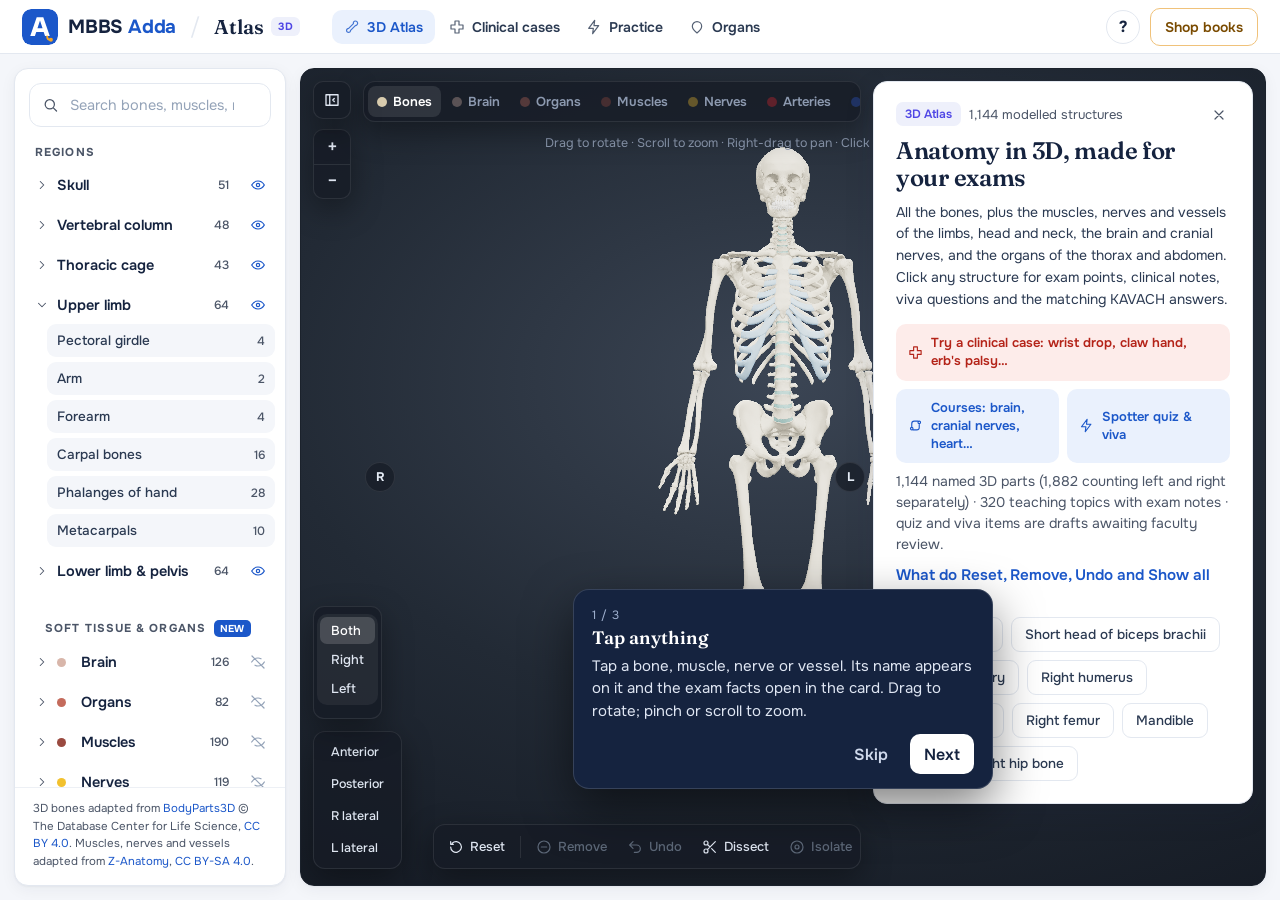
<file: preview/index.html>
<!doctype html>
<html lang="en">
  <head>
    <meta charset="UTF-8" />
    <meta name="viewport" content="width=device-width, initial-scale=1.0, viewport-fit=cover" />
    <meta name="theme-color" content="#FFFFFF" />
    <title>Atlas by MBBS Adda — Interactive 3D Anatomy</title>
    <meta name="description" content="Interactive 3D anatomy atlas for MBBS students. Explore every bone of the human skeleton, search by name, and jump to the KAVACH exam answer." />
    <meta name="robots" content="noindex" />
    <link rel="icon" href="./logo.svg" />
    <link rel="preconnect" href="https://fonts.googleapis.com" />
    <link rel="preconnect" href="https://fonts.gstatic.com" crossorigin />
    <link href="https://fonts.googleapis.com/css2?family=Fraunces:opsz,wght@9..144,500;9..144,600&family=Onest:wght@400;500;600;700&display=swap" rel="stylesheet" />
    <script type="module" crossorigin src="/preview/assets/index-Cc2fr0OF.js"></script>
    <link rel="stylesheet" crossorigin href="/preview/assets/index-nf8fzpuI.css">
  </head>
  <body>
    <div id="root"></div>
  </body>
</html>
</file>
<file: preview/assets/index-nf8fzpuI.css>
:root{--bg:#f4f6fa;--card:#fff;--ink:#15233f;--ink2:#334155;--mut:#64748b;--mut2:#94a3b8;--line:#e3e8f0;--line2:#edf0f5;--blue:#1b57c9;--blue-d:#154aa9;--blue-t:#eaf1fd;--indigo:#4f46e5;--indigo-t:#eef0fb;--amber:#f5a524;--amber-t:#fff4e0;--top:68px;--r:14px;--serif:Fraunces, Georgia, "Times New Roman", serif;--sans:Onest, system-ui, -apple-system, "Segoe UI", Roboto, sans-serif;--shadow:0 1px 2px #15233f0a, 0 4px 16px #15233f0d}*{box-sizing:border-box;margin:0;padding:0}html,body,#root{height:100%}body{font-family:var(--sans);background:var(--bg);color:var(--ink);-webkit-font-smoothing:antialiased;overflow:hidden}button{font:inherit;color:inherit;cursor:pointer;background:0 0;border:0}a{color:inherit}.ic{fill:none;stroke:currentColor;stroke-width:1.8px;stroke-linecap:round;stroke-linejoin:round;flex:none}.app{grid-template-columns:272px 1fr;grid-template-rows:var(--top) 1fr;grid-template-areas:"top top""side stage";gap:0 14px;height:100%;padding:0 14px 14px;transition:grid-template-columns .2s;display:grid}.top{border-bottom:1px solid var(--line);background:#fffffff5;grid-area:top;align-items:center;gap:14px;margin:0 -14px 14px;padding:0 22px;display:flex}.brand{align-items:center;gap:10px;text-decoration:none;display:flex}.brand img{border-radius:9px;display:block}.brand-t{letter-spacing:-.2px;color:var(--ink);font-size:19px;font-weight:700}.brand-t b{color:var(--blue);font-weight:700}.crumb-sep{color:var(--line);font-size:22px;font-weight:300}.product{font-family:var(--serif);color:var(--ink);align-items:center;gap:7px;font-size:20px;font-weight:600;text-decoration:none;display:flex}.badge{font-family:var(--sans);letter-spacing:.4px;color:var(--indigo);background:var(--indigo-t);border-radius:6px;padding:3px 7px;font-size:10.5px;font-weight:700}.modes{gap:2px;margin-left:18px;display:flex}.mode{color:var(--ink2);white-space:nowrap;border-radius:10px;align-items:center;gap:7px;padding:8px 12px;font-size:14px;font-weight:600;text-decoration:none;display:inline-flex}.mode .ic{opacity:.8;width:16px;height:16px}.mode.on{color:var(--blue);background:var(--blue-t)}.mode.soon{color:var(--mut2);cursor:default}.mode em{color:var(--mut);background:var(--line2);border-radius:5px;padding:2px 6px;font-size:10px;font-style:normal;font-weight:600}.top-r{align-items:center;gap:10px;margin-left:auto;display:flex}.link-back{color:var(--ink2);white-space:nowrap;border-radius:10px;padding:8px 10px;font-size:14px;font-weight:600;text-decoration:none}.link-back:hover{color:var(--blue)}.btn-shop{background:var(--amber);height:42px;color:var(--ink);white-space:nowrap;border-radius:10px;align-items:center;padding:0 20px;font-size:15px;font-weight:600;text-decoration:none;display:inline-flex}.btn-shop:hover{filter:brightness(1.04)}.menu-btn{border:1px solid var(--line);background:#fff;border-radius:10px;place-items:center;width:42px;height:42px;display:none}.menu-btn .ic{width:20px;height:20px}.side,.info{background:var(--card);border:1px solid var(--line);border-radius:var(--r);box-shadow:var(--shadow);min-height:0}.side{flex-direction:column;grid-area:side;display:flex;overflow:hidden}.search{margin:14px 14px 6px;position:relative}.search .ic{width:17px;height:17px;color:var(--mut);position:absolute;top:50%;left:13px;transform:translateY(-50%)}.search input{border:1px solid var(--line);width:100%;height:44px;color:var(--ink);font:inherit;background:#fff;border-radius:12px;outline:none;padding:0 36px 0 40px;font-size:14.5px;transition:border-color .15s,box-shadow .15s}.search input::placeholder{color:var(--mut2)}.search input:focus{border-color:var(--blue);box-shadow:0 0 0 3px #1b57c91f}.search .x{width:26px;height:26px;color:var(--mut);border-radius:7px;font-size:18px;position:absolute;top:50%;right:8px;transform:translateY(-50%)}.search .x:hover{background:var(--line2)}.side-h,.sec{letter-spacing:1.1px;text-transform:uppercase;color:var(--mut);font-size:11.5px;font-weight:700}.side-h{padding:12px 20px 6px}.tree,.results{scrollbar-width:thin;scrollbar-color:var(--line) transparent;flex:1;padding:0 10px 12px;overflow-y:auto}.region{margin-bottom:2px}.region-h{align-items:center;gap:2px;display:flex}.caret{text-align:left;color:var(--ink);border-radius:10px;flex:1;align-items:center;gap:8px;padding:10px;font-size:14.5px;font-weight:600;display:flex}.caret:hover{background:var(--bg)}.caret small,.group summary small{color:var(--mut);margin-left:auto;font-size:12px;font-weight:500}.chev{color:var(--mut);place-items:center;transition:transform .15s;display:inline-grid}.chev.down{transform:rotate(90deg)}.eye{width:34px;height:34px;color:var(--blue);border-radius:9px;place-items:center;display:grid}.eye:hover{background:var(--blue-t)}.eye.off{color:var(--mut2)}.group{margin:0 0 2px 22px}.group summary{color:var(--ink2);cursor:pointer;background:var(--bg);border-radius:9px;align-items:center;gap:6px;margin-bottom:3px;padding:8px 10px;font-size:13.5px;font-weight:500;list-style:none;display:flex}.group summary::-webkit-details-marker{display:none}.group summary:hover{color:var(--blue)}.row{text-align:left;width:100%;color:var(--ink2);border-radius:8px;flex-direction:column;align-items:flex-start;padding:7px 10px 7px 14px;font-size:13.5px;display:flex}.results .row{padding:9px 12px}.results .row span{color:var(--ink);font-weight:600}.row small{color:var(--mut);margin-top:1px;font-size:12px}.row:hover{background:var(--bg);color:var(--ink)}.row.on{background:var(--blue-t);color:var(--blue);font-weight:600}.row.on span{color:var(--blue)}.row.dim{opacity:.45}.empty{color:var(--mut);padding:12px;font-size:14px}.credit{color:var(--mut);border-top:1px solid var(--line2);padding:12px 18px 14px;font-size:11.5px;line-height:1.55}.credit a{color:var(--blue);text-decoration:none}.stage{border-radius:var(--r);border:1px solid var(--line);min-width:0;min-height:0;box-shadow:var(--shadow);background:radial-gradient(120% 90% at 50% 35%,#fff 0%,#eef2f8 55%,#dfe6f0 100%);grid-area:stage;position:relative;overflow:hidden}.stage canvas{touch-action:none}.boot{height:100%;color:var(--mut);place-items:center;font-size:14px;display:grid}.loader{color:var(--mut);white-space:nowrap;flex-direction:column;align-items:center;gap:10px;font-size:13px;display:flex}.loader-bar{background:var(--line);border-radius:4px;width:180px;height:4px;overflow:hidden}.loader-bar i{background:var(--blue);border-radius:4px;height:100%;transition:width .2s;display:block}.tag-wrap{pointer-events:none}.tag{white-space:nowrap;border:1px solid var(--line);color:var(--ink);background:#fff;border-radius:8px;padding:5px 11px;font-size:12.5px;font-weight:600;transform:translateY(-28px);box-shadow:0 4px 14px #15233f1f}.tag-sel{background:var(--blue);border-color:var(--blue);color:#fff}.toolbar{border:1px solid var(--line);scrollbar-width:none;background:#fff;border-radius:12px;align-items:center;gap:2px;max-width:calc(100% - 24px);padding:5px;display:flex;position:absolute;bottom:16px;left:50%;overflow-x:auto;transform:translate(-50%);box-shadow:0 8px 24px #15233f1a}.toolbar button{color:var(--ink2);white-space:nowrap;border-radius:8px;align-items:center;gap:6px;padding:8px 11px;font-size:13px;font-weight:500;display:inline-flex}.toolbar button .ic{width:16px;height:16px}.toolbar button:hover:not(:disabled){background:var(--bg);color:var(--ink)}.toolbar button.on{background:var(--blue-t);color:var(--blue)}.toolbar button:disabled{color:var(--mut2);cursor:default}.sep{background:var(--line);flex:none;width:1px;height:22px;margin:0 4px}.seg{background:var(--bg);border-radius:9px;gap:2px;padding:3px;display:flex}.seg button{border-radius:7px;padding:5px 11px}.views{z-index:4;border:1px solid var(--line);background:#fff;border-radius:12px;flex-direction:column;gap:2px;padding:5px;display:flex;position:absolute;bottom:16px;left:12px;box-shadow:0 8px 24px #15233f1a}.views button{text-align:left;color:var(--ink2);white-space:nowrap;border-radius:8px;padding:7px 12px;font-size:12.5px;font-weight:500}.views button:hover{background:var(--bg);color:var(--ink)}.views button.on{background:var(--blue-t);color:var(--blue)}.hint kbd{font-family:var(--sans);border:1px solid var(--line);color:var(--ink2);background:#fff;border-radius:5px;padding:1px 6px;font-size:11px}.hint{text-align:center;color:var(--mut);pointer-events:none;font-size:12.5px;position:absolute;top:66px;left:0;right:0}@media (width>=821px){.app.collapsed{grid-template-columns:0 1fr;gap:0}.app.collapsed .side{visibility:hidden;border:0}}.collapse{z-index:6;border:1px solid var(--line);width:38px;height:38px;color:var(--ink2);background:#fff;border-radius:10px;place-items:center;display:grid;position:absolute;top:12px;left:12px;box-shadow:0 2px 8px #15233f14}.collapse:hover{color:var(--blue);border-color:#c9d6ee}.collapse .ic{width:18px;height:18px}.info{z-index:5;width:340px;max-height:calc(100% - 92px);position:absolute;top:12px;right:12px;overflow-y:auto;box-shadow:0 10px 30px #15233f1f}.info.gone{display:none}.info{flex-direction:column;display:flex}.card{padding:20px 22px 22px;position:relative}.crumbs{flex-wrap:wrap;align-items:center;gap:8px;margin-bottom:12px;padding-right:36px;display:flex}.tchip{color:var(--indigo);background:var(--indigo-t);border-radius:7px;padding:4px 9px;font-size:12px;font-weight:600}.crumb{color:var(--mut);font-size:13px}.card h1{font-family:var(--serif);letter-spacing:-.3px;color:var(--ink);margin-bottom:14px;font-size:28px;font-weight:600;line-height:1.12}.card .sec{color:var(--blue);align-items:center;gap:10px;margin:24px 0 10px;display:flex}.card .sec:after{content:"";background:var(--line);flex:1;height:1px}.card p{color:var(--ink2);font-size:15px;line-height:1.65}.card ul{gap:10px;list-style:none;display:grid}.card li{color:var(--ink2);padding-left:18px;font-size:14.5px;line-height:1.55;position:relative}.card li:before{content:"";background:var(--blue);border-radius:50%;width:6px;height:6px;position:absolute;top:9px;left:3px}.chips{flex-wrap:wrap;gap:6px;display:flex}.chip{background:var(--bg);border:1px solid var(--line);color:var(--ink2);border-radius:8px;padding:5px 11px;font-size:13px;font-weight:500}.aka{margin-top:12px;color:var(--mut)!important;font-size:14px!important}.soon-box{margin-top:4px}.soon-box p{color:var(--mut);font-size:14px}.kavach{height:48px;color:var(--ink);background:var(--amber);border-radius:10px;justify-content:center;align-items:center;gap:8px;margin-top:24px;font-size:15px;font-weight:600;text-decoration:none;display:flex}.kavach:hover{filter:brightness(1.04)}.review{align-items:flex-start;gap:8px;margin-top:16px;display:flex;color:var(--mut)!important;font-size:12.5px!important;line-height:1.5!important}.review .dot{background:var(--amber);border-radius:50%;flex:none;width:7px;height:7px;margin-top:6px}.close{width:34px;height:34px;color:var(--mut);border-radius:9px;place-items:center;display:grid;position:absolute;top:16px;right:16px}.close:hover{background:var(--bg);color:var(--ink)}.intro p{font-size:14px}.quick{flex-wrap:wrap;gap:8px;display:flex}.quick button{border:1px solid var(--line);color:var(--ink2);background:#fff;border-radius:9px;padding:8px 13px;font-size:13.5px;font-weight:500}.quick button:hover{border-color:var(--blue);color:var(--blue);background:var(--blue-t)}.scrim{display:none}@media (width<=1280px){.mode em,.link-back{display:none}}@media (width<=1100px){.app{grid-template-columns:240px 1fr;gap:0 12px;padding:0 12px 12px}.modes .soon{display:none}.top{margin:0 -12px 12px}.info{width:310px}}@media (width<=820px){:root{--top:60px}.app{grid-template-columns:1fr;grid-template-rows:var(--top) 1fr;grid-template-areas:"top""stage";gap:0;padding:0}.top{gap:10px;margin:0;padding:0 12px}.brand-t,.crumb-sep,.modes,.btn-shop{display:none}.product{font-size:19px}.menu-btn{display:grid}.stage{box-shadow:none;border:0;border-radius:0}.side{z-index:40;top:var(--top);border-radius:0 var(--r) var(--r) 0;width:min(340px,88vw);transition:transform .22s;position:fixed;bottom:0;left:0;transform:translate(-104%);box-shadow:10px 0 40px #15233f2e}.side.open{transform:none}.scrim{inset:var(--top) 0 0 0;z-index:30;background:#15233f59;display:block;position:fixed}.collapse,.hint{display:none}}.info{padding:0;overflow:hidden}.info .grab{display:none}.sheet-head{flex:none;padding:20px 22px 12px;position:relative}.sheet-body{overscroll-behavior:contain;scrollbar-width:thin;scrollbar-color:var(--line) transparent;flex:1;min-height:0;padding:4px 22px 22px;overflow-y:auto}.intro .sheet-body{padding-top:20px}.info h1{font-family:var(--serif);letter-spacing:-.3px;color:var(--ink);margin:0 36px 10px 0;font-size:27px;font-weight:600;line-height:1.12}.intro h1{font-size:24px}.lede{color:var(--ink2);margin-bottom:14px;font-size:14px;line-height:1.6}.chip{align-items:center;gap:4px;display:inline-flex}.chip.hy{background:var(--amber-t);color:#8a5a00;border-color:#f8dca6;font-weight:600}.tabs{border-bottom:1px solid var(--line);scrollbar-width:none;flex:none;gap:2px;padding:0 16px;display:flex;overflow-x:auto}.tabs button{color:var(--mut);white-space:nowrap;border-bottom:2px solid #0000;align-items:center;gap:6px;margin-bottom:-1px;padding:10px 10px 11px;font-size:13.5px;font-weight:600;display:inline-flex}.tabs button small{color:var(--mut);background:var(--line2);border-radius:6px;padding:1px 6px;font-size:11px;font-weight:600}.tabs button:hover{color:var(--ink)}.tabs button.on{color:var(--blue);border-bottom-color:var(--blue)}.tabs button.on small{background:var(--blue-t);color:var(--blue)}.info .sec{letter-spacing:1.1px;text-transform:uppercase;color:var(--blue);align-items:center;gap:10px;margin:18px 0 10px;font-size:11.5px;font-weight:700;display:flex}.info .sec:after{content:"";background:var(--line);flex:1;height:1px}.must{counter-reset:m;gap:8px;list-style:none;display:grid}.must li{counter-increment:m;background:var(--bg);border:1px solid var(--line2);color:var(--ink2);border-radius:10px;padding:10px 12px 10px 42px;font-size:14px;line-height:1.5;position:relative}.must li:before{content:counter(m);background:var(--blue);color:#fff;border-radius:6px;place-items:center;width:21px;height:21px;font-size:12px;font-weight:700;display:grid;position:absolute;top:10px;left:11px}.must b,.clin-c b,.joints b{color:var(--ink);font-weight:600}.qs{gap:8px;display:grid}.q{border:1px solid var(--line);background:#fff;border-radius:12px;gap:6px;padding:12px 14px;text-decoration:none;transition:border-color .15s,box-shadow .15s;display:grid}.q:hover{border-color:#b9cdf3;box-shadow:0 4px 14px #1b57c914}.q-meta{flex-wrap:wrap;align-items:center;gap:6px;display:flex}.qtype{background:var(--indigo-t);color:var(--indigo);border-radius:6px;padding:2px 8px;font-size:11px;font-weight:700}.qtype.t-long{color:#b42318;background:#fde8e8}.qtype.t-short{color:#18794e;background:#e7f6ec}.qtype.t-spotter{background:var(--indigo-t);color:var(--indigo)}.qtype.t-case{color:#8a5a00;background:#fff4e0}.qtype.t-x-ray{color:#0e6b85;background:#e6f4f8}.marks{color:var(--mut);font-size:11.5px;font-weight:600}.imp{color:#b26b00;align-items:center;gap:3px;font-size:11.5px;font-weight:600;display:inline-flex}.imp .ic{fill:#f5a524;stroke:#f5a524}.q-t{color:var(--ink);font-size:14px;font-weight:600;line-height:1.45}.q-go{color:var(--blue);align-items:center;gap:4px;font-size:12.5px;font-weight:600;display:inline-flex}.clin{gap:8px;display:grid}.clin-c{background:#fff7ed;border:1px solid #fde4c4;border-radius:12px;gap:10px;padding:12px 14px;display:flex}.clin-c .ic{color:#c2410c;width:18px;height:18px;margin-top:2px}.clin-c p{color:var(--ink2);font-size:14px;line-height:1.55}.vivas{gap:8px;display:grid}.viva{text-align:left;border:1px solid var(--line);background:#fff;border-radius:12px;grid-template-columns:auto 1fr;gap:4px 10px;padding:12px 14px;display:grid}.viva-n{background:var(--indigo-t);width:28px;height:28px;color:var(--indigo);border-radius:8px;grid-row:span 2;place-items:center;font-size:12px;font-weight:700;display:grid}.viva-q{color:var(--ink);font-size:14px;font-weight:600;line-height:1.45}.viva-a{color:var(--mut);font-size:13.5px;font-style:italic;line-height:1.5}.viva.open{background:#f2fbf5;border-color:#b9e3c8}.viva.open .viva-a{color:#146c43;font-style:normal;font-weight:500}.facts{border:1px solid var(--line);border-radius:12px;gap:0;margin-top:8px;display:grid;overflow:hidden}.facts div{border-bottom:1px solid var(--line2);grid-template-columns:96px 1fr;gap:10px;padding:10px 14px;display:grid}.facts div:last-child{border-bottom:0}.facts dt{color:var(--mut);font-size:12.5px;font-weight:600}.facts dd{color:var(--ink);font-size:14px}.joints{gap:8px;list-style:none;display:grid}.joints li{color:var(--ink2);padding-left:16px;font-size:14px;line-height:1.5;position:relative}.joints li:before{content:"";background:var(--blue);border-radius:50%;width:6px;height:6px;position:absolute;top:8px;left:2px}.info .kavach{margin-top:18px}.info .review{color:var(--mut);font-size:12px;line-height:1.5}.info .close{z-index:2}.toolbar .view-cycle{display:none}@media (width>=821px){.info{width:380px;max-height:calc(100% - 24px)}.tabs{padding:0 12px}.tabs button{padding:10px 8px 11px;font-size:13px}.stage:has(.info) .toolbar{width:max-content;max-width:calc(100% - 536px);margin:0 auto;left:132px;right:404px;transform:none}.lb-short{display:none}.stage:has(.info) .toolbar .lb-x{display:none}.stage:has(.info) .toolbar button{padding:8px 9px}.info:not(.intro){bottom:12px}}@media (width<=820px){.collapse,.views{display:none}.info{z-index:20;border:1px solid var(--line);width:auto;max-height:none;padding-bottom:env(safe-area-inset-bottom);border-bottom:0;border-radius:20px 20px 0 0;position:fixed;inset:auto 0 0;box-shadow:0 -8px 32px #15233f29}.info .grab{touch-action:none;cursor:grab;padding:8px 0 2px;display:block}.info .grab span{background:#cfd7e4;border-radius:5px;width:40px;height:5px;margin:0 auto;display:block}.sheet-head{touch-action:none;padding:0 16px 8px}.sheet-head .close{top:10px;right:10px}.info h1{margin-bottom:8px;font-size:22px}.intro h1{font-size:20px}.crumbs{margin-bottom:6px}.tabs{padding:0 8px}.tabs button{flex:1;justify-content:center;padding:10px 4px 11px;font-size:13px}.sheet-body{padding:4px 16px 18px}.intro .sheet-body{padding:4px 16px 14px}.intro .lede{margin-bottom:10px}.intro .quick{scrollbar-width:none;flex-wrap:nowrap;margin:0 -16px;padding:0 16px;overflow-x:auto}.intro .quick button{white-space:nowrap}.snap-peek .sheet-body{visibility:hidden}.info.intro .sheet-body{visibility:visible}.toolbar{left:8px;right:8px;bottom:calc(var(--sheet,0px) + 10px);justify-content:space-between;gap:0;padding:4px;transition:bottom .26s cubic-bezier(.2,.8,.2,1);transform:none}.toolbar button{flex-direction:column;gap:2px;min-width:44px;padding:6px 4px;font-size:10.5px}.toolbar button .ic{width:18px;height:18px}.toolbar .sep{display:none}.toolbar .view-cycle{display:inline-flex}.seg button{flex-direction:row;min-width:0;padding:6px 8px;font-size:12px}.lb-long,.lb-x{display:none}.lb-short{display:inline}.toolbar button{flex:1 1 0;min-width:0;padding:6px 2px}.seg{flex:none}.seg button{flex:none;padding:6px 7px}}@media (width<=380px){.toolbar button{font-size:9.5px}.toolbar button .ic{width:17px;height:17px}}.layerbar{z-index:5;border:1px solid var(--line);scrollbar-width:none;background:#fff;border-radius:12px;gap:4px;max-width:calc(100% - 120px);padding:4px;display:flex;position:absolute;top:12px;left:50%;overflow-x:auto;transform:translate(-50%);box-shadow:0 6px 20px #15233f14}.layerbar::-webkit-scrollbar{display:none}.layerbar button{color:var(--mut);white-space:nowrap;border-radius:8px;align-items:center;gap:7px;padding:7px 11px;font-size:13px;font-weight:600;display:inline-flex}.layerbar button i{opacity:.35;border-radius:50%;width:10px;height:10px;box-shadow:inset 0 0 0 1px #0000001f}.layerbar button:hover{background:var(--bg);color:var(--ink)}.layerbar button.on{color:var(--ink);background:var(--bg)}.layerbar button.on i{opacity:1}.layerbar .cases-chip{color:#b42318;border-left:1px solid var(--line);border-radius:0 8px 8px 0;margin-left:2px;padding-left:12px}.layerbar .cases-chip.on{color:#b42318;background:#fdecea}.ldot{vertical-align:0;border-radius:50%;flex:none;width:9px;height:9px;margin-right:7px;display:inline-block}.side-h2{align-items:center;gap:8px;margin-top:18px;display:flex}.side-h .new{letter-spacing:.02em;text-transform:uppercase;color:#fff;background:var(--blue);border-radius:5px;padding:2px 6px;font-size:10px;font-weight:700}.legend{color:var(--ink2);flex-wrap:wrap;align-items:center;gap:6px 14px;margin:2px 0 10px;font-size:12.5px;font-weight:500;display:flex}.legend span{align-items:center;gap:6px;display:inline-flex}.legend i{border-radius:4px;width:12px;height:12px}.legend .legend-note{color:var(--mut);font-weight:400}.lg-o{background:#e53935}.lg-e{background:#1565c0}.lg-par{background:#8a90a0}.lg-spa{background:#2e9e5b}.lg-les{background:#d61f9a}.pills{flex-wrap:wrap;gap:6px;margin-bottom:4px;display:flex}.pill{border:1px solid var(--line);color:var(--ink2);background:#fff;border-radius:999px;align-items:center;gap:6px;padding:6px 11px;font-size:13px;font-weight:600;display:inline-flex}.pill:hover{border-color:var(--blue);color:var(--blue)}.pill-par{background:#f1f2f5;border-color:#dcdfe6}.pill-spa{color:#1d6b3f;background:#ecf8f1;border-color:#bfe5cf}.pill-case{color:#b42318;background:#fdecea;border-color:#f6c9c4}.sec-n{color:var(--mut);margin-left:4px;font-size:12px;font-weight:600}.tchip-case{color:#b42318!important;background:#fdecea!important}.case-tabs{scrollbar-width:none;gap:6px;margin:2px -2px 0;padding:2px;display:flex;overflow-x:auto}.case-tabs::-webkit-scrollbar{display:none}.case-tabs button{white-space:nowrap;border:1px solid var(--line);color:var(--ink2);background:#fff;border-radius:8px;padding:6px 10px;font-size:12.5px;font-weight:600}.case-tabs button.on{background:var(--ink);border-color:var(--ink);color:#fff}.case-facts{margin-bottom:16px}.case-facts div{grid-template-columns:104px 1fr}.play{background:var(--blue);color:#fff;border-radius:12px;justify-content:center;align-items:center;gap:8px;width:100%;margin-bottom:14px;padding:12px;font-size:14.5px;font-weight:600;display:flex;position:relative;overflow:hidden}.play .ic{fill:currentColor;stroke:none}.play.on{background:var(--ink)}.play-bar{background:#fff3;height:3px;position:absolute;bottom:0;left:0;right:0}.play-bar i{background:var(--amber);height:100%;transition:width .2s linear;display:block}.course{counter-reset:c;gap:0;list-style:none;display:grid;position:relative}.course li{counter-increment:c;color:var(--ink2);padding:4px 0 14px 38px;font-size:14px;line-height:1.5;transition:color .2s;position:relative}.course li:before{content:counter(c);background:var(--bg);border:1px solid var(--line);width:26px;height:26px;color:var(--mut);border-radius:50%;place-items:center;font-size:12px;font-weight:700;transition:all .2s;display:grid;position:absolute;top:2px;left:0}.course li:after{content:"";background:var(--line);width:1px;position:absolute;top:30px;bottom:2px;left:13px}.course li:last-child:after{display:none}.course li.now{color:var(--ink);font-weight:600}.course li.now:before{background:var(--blue);border-color:var(--blue);color:#fff;box-shadow:0 0 0 4px var(--blue-t)}.course li.done:before{background:var(--blue-t);border-color:var(--blue-t);color:var(--blue)}.case-cta{text-align:left;color:#b42318;background:#fdecea;border-radius:10px;align-items:center;gap:8px;width:100%;margin-top:12px;padding:10px 12px;font-size:13px;font-weight:600;line-height:1.4;display:flex}.chip-back{cursor:pointer;color:#b42318!important;background:#fdecea!important;border-color:#f6c9c4!important}@media (width>=821px){.stage:has(.info) .layerbar{width:max-content;max-width:calc(100% - 466px);margin:0 auto;left:62px;right:404px;transform:none}}@media (width<=820px){.layerbar{border-radius:11px;gap:2px;max-width:none;padding:3px;top:8px;left:8px;right:8px;transform:none}.layerbar button{flex:1 0 auto;justify-content:center;gap:0;padding:7px;font-size:12px}.layerbar button i{display:none}.layerbar button.on{box-shadow:inset 0 -2.5px 0 var(--lc,var(--blue))}.layerbar .cases-chip{padding-left:8px}.layerbar .cases-chip .ic{display:none}.case-cta{margin-top:10px;padding:8px 10px;font-size:12.5px}}.soft-loading{z-index:7;border:1px solid var(--line);box-shadow:var(--shadow);color:var(--ink2);background:#fff;border-radius:12px;justify-items:center;gap:6px;padding:10px 14px;font-size:12.5px;display:grid;position:absolute;top:64px;left:50%;transform:translate(-50%)}.soft-loading .loader-bar{width:200px}@media (width<=820px){.soft-loading{top:56px}}.case-tabs .case-region{background:var(--bg);color:var(--blue);border-style:dashed;order:99}.zoomer{z-index:5;background:var(--line);border:1px solid var(--line);border-radius:10px;gap:1px;display:grid;position:absolute;top:60px;left:12px;overflow:hidden;box-shadow:0 4px 14px #15233f14}.zoomer button{width:36px;height:34px;color:var(--ink);background:#fff;place-items:center;font-size:19px;font-weight:500;line-height:1;display:grid}.zoomer button:hover{background:var(--bg);color:var(--blue)}.zoomer .zf{color:var(--blue);font-size:16px}@media (width<=820px){.zoomer{top:62px;left:auto;right:8px}.zoomer button{width:38px;height:38px}}.practice .sheet-head{border-bottom:1px solid var(--line);padding-bottom:12px}.practice .sheet-body{padding-top:14px}.info.practice{padding:0}@media (width>=821px){.info.practice .sheet-head{padding:20px 22px 12px}.info.practice .sheet-body{padding:14px 22px 22px;overflow-y:auto}}.seg{background:var(--bg);border-radius:10px;gap:4px;margin:4px 0 10px;padding:3px;display:flex}.seg button{color:var(--mut);border-radius:8px;flex:1;padding:8px 6px;font-size:13px;font-weight:600}.seg button.on{color:var(--ink);background:#fff;box-shadow:0 1px 3px #15233f1f}.seg-mode{margin:6px 0 0}.seg-mode button{padding:9px 6px;font-size:14px}.pr-body{gap:10px;display:grid}.pr-body .lede{color:var(--ink2);margin:0;font-size:14px;line-height:1.55}.pr-meta{color:var(--mut);margin:0;font-size:12.5px}.pr-top{color:var(--mut);justify-content:space-between;font-size:12.5px;font-weight:600;display:flex}.pr-time{color:var(--ink);font-variant-numeric:tabular-nums}.pr-time.low{color:#c62828}.pr-bar,.pr-prog{background:var(--bg);border-radius:5px;height:5px;overflow:hidden}.pr-bar i,.pr-prog i{background:var(--blue);height:100%;transition:width 1s linear;display:block}.pr-prog i{background:#2e9e5b;transition:width .3s}.pr-q{font-family:var(--serif);color:var(--ink);margin:2px 0;font-size:21px;font-weight:600;line-height:1.25}.opts{gap:7px;display:grid}.opt{text-align:left;border:1px solid var(--line);color:var(--ink);background:#fff;border-radius:11px;padding:11px 13px;font-size:14.5px;font-weight:600;transition:background .15s,border-color .15s}.opt:hover:not(:disabled){border-color:var(--blue);background:var(--blue-t)}.opt.right{color:#1d6b3f;background:#e7f6ee;border-color:#2e9e5b}.opt.wrong{color:#b42318;background:#fdecea;border-color:#e5484d}.opt.dim{opacity:.5}.opt:disabled{cursor:default}.pr-after p{margin:0;font-size:14px;font-weight:600}.pr-after .ok{color:#1d6b3f}.pr-after .no{color:#b42318}.pr-actions{justify-content:space-between;align-items:center;gap:8px;margin-top:6px;display:flex}.pr-actions .opt{text-align:center;flex:1}.opt.right-b{color:#1d6b3f;background:#e7f6ee;border-color:#bfe5cf}.opt.wrong-b{color:#b42318;background:#fdecea;border-color:#f6c9c4}.play.small{width:auto;margin:0;padding:10px 18px}.pr-link{color:var(--blue);justify-self:start;padding:4px 0;font-size:13.5px;font-weight:600}.pr-score{font-family:var(--serif);align-items:baseline;gap:6px;display:flex}.pr-score b{color:var(--ink);font-size:46px}.pr-score span{color:var(--mut);font-size:20px}.pr-ans{background:var(--bg);color:var(--ink);border-radius:11px;padding:12px 14px;font-size:14.5px;line-height:1.55}.layerbar .quiz-chip{color:var(--blue);border-left:0;margin-left:0}.layerbar .quiz-chip.on{background:var(--blue-t);color:var(--blue)}@media (width<=820px){.info.practice{height:330px}.practice .sheet-head{padding:14px 16px 10px}.practice .sheet-body{padding:12px 16px 16px}.pr-q{font-size:18px}.opts{grid-template-columns:1fr 1fr}.opt{padding:10px;font-size:13px}}@media (width>=821px) and (width<=1279px){.info{width:336px!important}.stage:has(.info) .layerbar{max-width:calc(100% - 422px);left:62px;right:360px}.layerbar button{gap:5px;padding:7px 8px;font-size:12.5px}.stage:has(.info) .toolbar{max-width:calc(100% - 422px);left:62px;right:360px}.stage:has(.info) .toolbar .lb-long{display:none}.stage:has(.info) .toolbar .lb-short{display:inline}.stage:has(.info) .views{display:none}.modes .mode{padding:8px 10px}}.organ .oc-h{font-family:var(--serif);color:var(--ink);margin:2px 36px 0 0;font-size:24px;line-height:1.15}.oc-lede{margin-bottom:12px!important}.oc-list{gap:8px;margin-bottom:14px;display:grid}.oc-item{border:1px solid var(--line);text-align:left;background:#fff;border-radius:12px;justify-content:space-between;align-items:center;padding:13px 14px;display:flex}.oc-item b{color:var(--ink);font-size:15px}.oc-item span{color:var(--mut);font-size:12.5px}.oc-item:hover{border-color:var(--blue);background:var(--blue-t)}.oc-back{cursor:pointer;border:0}.oc-dots{gap:6px;margin-top:4px;display:flex}.oc-dots button{background:var(--line);border-radius:5px;flex:1;height:5px;padding:0}.oc-dots button.done{background:var(--blue-t)}.oc-dots button.on{background:var(--blue)}.oc-n{letter-spacing:.06em;text-transform:uppercase;color:var(--blue);margin:0 0 4px;font-size:12px;font-weight:700}.oc-t{font-family:var(--serif);color:var(--ink);margin:0 0 8px;font-size:22px;font-weight:600;line-height:1.2}.oc-x{color:var(--ink2);margin:0 0 12px;font-size:14.5px;line-height:1.6}.oc-nav{margin:6px 0 12px}.oc-nav .opt{flex:none;padding:10px 16px}.oc-qs{margin-top:8px}.mode .new-em{color:#fff;background:var(--blue);border-radius:5px;margin-left:6px;padding:2px 5px;font-size:10px;font-style:normal;font-weight:700}@media (width<=820px){.info.organ{height:300px}.oc-t{font-size:19px}.oc-x{font-size:13.5px}}.cta-row{grid-template-columns:1fr 1fr;gap:8px;margin-top:8px;display:grid}.cta-row .case-cta{margin-top:0}.case-cta.cta-blue{background:var(--blue-t);color:var(--blue)}.organ .oc-nav{z-index:2;background:#fff;margin:0;padding:8px 0 6px;position:sticky;bottom:-1px;box-shadow:0 -8px 12px -8px #ffffffe6}@media (width<=820px){.organ .oc-x{margin-bottom:8px}.organ .sheet-body{padding-bottom:0}}@media (width>=821px){.layerbar{gap:2px}.layerbar button{gap:6px;padding:7px 9px}}.pin-wrap{pointer-events:none}.pin{width:0;height:0;position:relative}.pin-dot{background:var(--blue);border:2px solid #fff;border-radius:50%;width:10px;height:10px;position:absolute;top:-5px;left:-5px;box-shadow:0 1px 4px #15233f73}.pin-lead{background:var(--blue);transform-origin:0;width:46px;height:2px;position:absolute;top:-1px;left:3px;transform:rotate(-38deg);box-shadow:0 0 0 1px #ffffffb3}.pin .tag{position:absolute;bottom:24px;left:36px;transform:none}.pin-hov .pin-dot{border-color:var(--blue);background:#fff;width:8px;height:8px;top:-4px;left:-4px}.pin-hov .tag{bottom:10px;left:10px}@media (width<=760px){.pin .tag{padding:4px 9px;font-size:12px}.pin-lead{width:34px}.pin .tag{bottom:18px;left:26px}}.toolbar .side-seg{background:var(--bg);border-radius:9px;flex:none;gap:2px;margin:0;padding:3px;display:flex}.toolbar .side-seg button,.side-float .side-seg button{color:var(--ink2);border-radius:7px;flex-direction:row;flex:none;min-width:0;padding:5px 11px;font-size:13px;font-weight:500}.side-seg button.on{color:var(--ink);background:#fff;box-shadow:0 1px 3px #15233f1f}.tb-side{display:contents}.side-float{z-index:5;border:1px solid var(--line);background:#fff;border-radius:11px;padding:3px;position:absolute;bottom:166px;left:12px;box-shadow:0 4px 14px #15233f14}.side-float .side-seg{flex-direction:column;gap:2px;display:flex}.side-float .side-seg button{text-align:left}.side-float .lb-short{display:none}.side-float .lb-long{display:inline}.toolbar button{position:relative}.tb-count{background:var(--blue);color:#fff;text-align:center;border-radius:8px;min-width:16px;height:16px;margin-left:2px;padding:0 4px;font-size:10px;font-weight:700;line-height:16px;display:inline-block}.toolbar .tb-remove:not(:disabled){color:#b42318}.toolbar .tb-remove:not(:disabled):hover{color:#b42318;background:#fef3f2}@media (width<=820px){.tb-side{display:none}.side-float{z-index:5;border:1px solid var(--line);background:#fff;border-radius:11px;padding:3px;display:block;position:absolute;top:62px;bottom:auto;left:8px;box-shadow:0 4px 14px #15233f14}.side-float .side-seg{background:0 0;flex-direction:row;gap:2px;margin:0;padding:0;display:flex}.side-float .side-seg button{padding:6px 12px;font-size:12.5px}.side-float .lb-long{display:inline}.side-float .lb-short{display:none}.toolbar{justify-content:space-around}.toolbar button{flex:1 1 0;max-width:64px}.tb-count{margin:0;position:absolute;top:1px;right:4px}}.side-float .side-seg button{width:auto}.pin-left .pin-lead{transform-origin:100%;left:auto;right:3px;transform:rotate(38deg)}.pin-left .tag{left:auto;right:36px}.pin-hov.pin-left .tag{right:10px}@media (width<=760px){.pin-left .tag{right:26px}}.r3d-fail{z-index:3;background:linear-gradient(#f4f6fb,#eef2f8);justify-content:center;align-items:flex-start;padding:72px 16px 16px;display:flex;position:absolute;inset:0}.r3d-card{border:1px solid var(--line);background:#fff;border-radius:14px;max-width:420px;padding:18px 18px 14px;box-shadow:0 10px 30px #15233f14}.r3d-card b{color:var(--ink);font-size:17px}.r3d-card p{color:var(--ink2);margin:6px 0 14px;font-size:15px;line-height:1.5}.r3d-card small{color:#5b6578;word-break:break-word;margin-top:10px;font-size:12px;display:block}.r3d-btns{flex-wrap:wrap;gap:8px;display:flex}.r3d-btns button{border-radius:10px;min-height:44px;padding:0 16px;font-size:15px;font-weight:600}.r3d-retry{color:#fff;background:#1b57c9}.r3d-2d{color:#1b57c9;background:#fff;border:1px solid #1b57c9}.r3d-again{z-index:4;border:1px solid var(--line);color:#1b57c9;background:#fff;border-radius:9px;min-height:36px;padding:0 12px;font-size:13px;font-weight:600;position:absolute;top:12px;right:12px}.app.no3d .toolbar,.app.no3d .views,.app.no3d .side-float,.app.no3d .layerbar,.app.no3d .hint{display:none}@media (width>=821px){.app.mode2d .info{width:min(720px,100% - 32px);left:50%;right:auto;transform:translate(-50%)}}@media (width<=820px){.app.mode2d .info{height:auto;max-height:none;top:64px}}.back-to{color:#1b57c9;background:#eaf0fc;border:0;border-radius:9px;align-items:center;min-height:36px;margin:0 0 6px;padding:0 12px;font-size:14px;font-weight:600;display:inline-flex}.pr-check{color:var(--ink);align-items:center;gap:8px;min-height:40px;margin:10px 0 2px;font-size:15px;display:flex}.pr-check input{width:20px;height:20px}.stats-note{color:#4a5568;margin:8px 0 10px;font-size:13.5px;line-height:1.5}.lg-lm{box-sizing:border-box;background:#fff;border:2px solid #6b7280}.pill-les{color:#8e1266;background:#fdf0f8;border-color:#f3a6d6}.pill-lm{color:#374151;background:#fff;border:1.5px dashed #9aa3b2}.case-notes{color:#374151;margin:4px 0 0;padding-left:18px;font-size:15px;line-height:1.5}.case-notes li+li{margin-top:6px}.pin-les .pin-dot,.pin-les .pin-lead{background:#d61f9a}.pin-les .tag{background:#a3156f}.pin-par .pin-dot,.pin-par .pin-lead{background:#5b6170}.pin-par .tag{background:#475467}.pin-spa .pin-dot,.pin-spa .pin-lead,.pin-spa .tag{background:#1d7a46}:root{--mut:#4b5567;--ink2:#2b3a52}html{-webkit-text-size-adjust:100%;-moz-text-size-adjust:100%;text-size-adjust:100%;font-size:100%}.lede,.pr-body .lede,.oc-x,.clin-c p,.case-notes,.course li,.pr-ans,.facts dd,.q-t,.viva-q{font-size:1rem;line-height:1.55}.viva-a{color:#3d4757;font-size:.97rem;line-height:1.55}.facts dt{color:#4b5567;font-size:.84rem}.facts div{grid-template-columns:minmax(84px,26%) 1fr}.oc-t,.pr-q{font-family:var(--serif)}.stats-note,.review,.pr-meta{color:#4b5567}.btn-shop{color:#7a4b00;background:#fff;border:1px solid #f0c27a;height:38px;padding:0 14px;font-size:14px;font-weight:600}.btn-shop:hover{background:var(--amber-t)}@media (width<=820px){.lede,.pr-body .lede,.oc-x,.clin-c p,.case-notes,.course li,.pr-ans,.facts dd,.q-t,.viva-q{font-size:1.03rem}.oc-t{font-size:1.3rem}.facts div{grid-template-columns:1fr;gap:2px}.info.organ{height:auto;max-height:62vh}.toolbar button{min-height:48px}.side-float .side-seg button{min-height:40px;padding:8px 14px;font-size:14px}.zoomer button,.zf{min-width:44px;min-height:44px}.row,.group summary,.caret{min-height:44px}.pill{min-height:40px}.opt{min-height:48px}}.edge{z-index:4;color:#15233f;border:1px solid var(--line);pointer-events:none;background:#ffffffe0;border-radius:15px;place-items:center;min-width:30px;height:30px;padding:0 7px;font-size:12.5px;font-weight:700;display:grid;position:absolute;top:50%;transform:translateY(-50%)}.edge-l{left:8px}.edge-r{right:8px}@media (width>=821px){.edge-r{right:calc(var(--info-w,0px) + 10px)}.app:has(.info:not([hidden])) .edge-r{right:400px}.edge-l{left:64px}}.layers-btn{display:none}@media (width<=820px){.layers-btn{align-items:center;gap:6px;font-weight:600;display:inline-flex}.layers-btn b{background:var(--blue);color:#fff;border-radius:9px;place-items:center;min-width:18px;height:18px;font-size:11px;display:grid}.layerbar:not(.open)>button:not(.layers-btn):not(.cases-chip){display:none}.layerbar.open{flex-wrap:wrap;max-width:calc(100% - 16px)}.layerbar.open>button{min-height:40px}}.sheet-size{background:var(--bg);color:#1b57c9;z-index:2;border-radius:9px;min-height:36px;padding:0 12px;font-size:13.5px;font-weight:600;position:absolute;top:10px;right:52px}@media (width>=821px){.layerbar .layers-btn{display:none}}@media (width>=821px) and (height<=520px){.top{height:52px}.info{top:8px;bottom:8px;width:330px!important}.views{display:none}.side-float{bottom:64px;left:8px}.side-float .side-seg{flex-direction:row}.toolbar .lb{display:none}.toolbar button{padding:8px}.edge-r{right:342px!important}.layerbar{max-width:calc(100% - 400px);overflow-x:auto}}.fl-what{color:var(--ink);margin:6px 0 4px;font-size:1rem;line-height:1.55}.fl-cues{gap:8px;display:grid}.fl-cue{text-align:left;border:1px solid var(--line);background:#fff;border-radius:12px;gap:2px;min-height:48px;padding:12px 14px;display:grid}.fl-cue b{color:var(--ink);font-size:1rem}.fl-cue span{color:#3d4757;font-size:.95rem;line-height:1.5}.fl-cue.on{background:#f5f0ff;border-color:#7c3aed;box-shadow:0 0 0 3px #ede4ff}.pill.pill-on{color:#4c1d95;background:#f5f0ff;border-color:#7c3aed}.fl-ask{margin-top:6px}.fl-q{text-align:left;border:1px solid var(--line);background:#fff;border-radius:12px;gap:4px;width:100%;margin-bottom:8px;padding:12px 14px;display:grid}.fl-q b{color:var(--ink);font-size:1rem;line-height:1.45}.fl-q span{color:#4b5567;font-size:.95rem;line-height:1.5}.fl-q.open{background:#f2fbf5;border-color:#b9e3c8}.fl-q.open span{color:#146c43;font-weight:500}.fl-kavach{color:#fff;background:#1b57c9;border-radius:12px;padding:12px 14px;font-size:.98rem;font-weight:600;line-height:1.45;text-decoration:none;display:block}.fl-kt{text-transform:uppercase;letter-spacing:.05em;background:#fff3;border-radius:5px;margin-right:4px;padding:2px 6px;font-size:11px;display:inline-block}.pin-lm .pin-dot,.pin-lm .pin-lead{background:#7c3aed}.pin-lm .tag{color:#fff;background:#6d28d9;border-color:#6d28d9}.app.capture{background:#fff;grid-template-rows:1fr!important;grid-template-columns:1fr!important}.app.capture .top,.app.capture .side,.app.capture .layerbar,.app.capture .toolbar,.app.capture .views,.app.capture .side-float,.app.capture .edge,.app.capture .info,.app.capture .collapse,.app.capture .zoomer,.app.capture .pin-wrap,.app.capture .hint{display:none!important}.app.capture .stage{background:#fff;border-radius:0;margin:0;position:fixed;inset:0}.st .oc-t{margin-top:8px}.st-fig{border:1px solid var(--line);background:#fff;border-radius:12px;margin:8px 0 10px;position:relative;overflow:hidden}.st-fig img{width:100%;height:auto;display:block}.st-fig figcaption{color:#4b5567;border-top:1px solid var(--line2);padding:6px 10px;font-size:11.5px}.st-pin{color:#fff;white-space:nowrap;background:#15233f;border-radius:14px;align-items:center;gap:6px;min-width:28px;height:28px;padding:0 8px;font-size:13px;font-weight:700;display:inline-flex;position:absolute;transform:translate(-50%,-50%);box-shadow:0 0 0 2px #fff,0 2px 6px #00000040}.st-pin.on{background:#1b57c9}.st-pin span{font-size:12.5px;font-weight:600}.st-list{gap:10px;margin:10px 0 8px;padding-left:22px;display:grid}.st-list li{font-size:1rem;line-height:1.5}.st-list li b{color:var(--ink);display:block}.st-list li span{color:#3d4757;display:block}.seg-mode button{white-space:nowrap}.tb-help{color:var(--ink2);margin:4px 0 12px;font-size:.95rem}.tb-help summary{cursor:pointer;color:#1b57c9;align-items:center;min-height:36px;font-weight:600;display:flex}.tb-help ul{gap:4px;margin:4px 0 0;padding-left:18px;line-height:1.5;display:grid}.st-lines{aspect-ratio:1;pointer-events:none;width:100%;position:absolute;top:0;left:0}.st-lines line{stroke:#15233f;stroke-width:.35px}.st-lines circle{fill:#15233f;stroke:#fff;stroke-width:.25px}.st-plate{position:relative}@media (width<=820px){.info.practice.practice-tall{max-height:none;height:74vh!important}.info.practice.practice-tall .sheet-body{overflow-y:auto}}.st-list li.on b{color:#1b57c9}.tag-sel:has(.tag-through){flex-direction:column;align-items:flex-start;gap:6px;display:inline-flex}.tag-through{text-align:left;border-radius:8px!important}@media (width<=760px){.tag-through{max-width:190px;white-space:normal!important}}.tag-through{pointer-events:auto;font:inherit;color:var(--navy,#15233f);cursor:pointer;white-space:nowrap;background:#ffffffeb;border:0;border-radius:999px;padding:5px 8px;font-size:12px;font-weight:600;line-height:1}.tag-through:hover{background:#fff}@media (width<=760px){.tag-through{min-height:28px;padding:6px 8px;font-size:11.5px}.pin .tag-sel{white-space:normal;width:max-content;max-width:200px;line-height:1.3}}@media (width<=820px){.stage:has(.layerbar.open) .side-float{display:none}.layerbar.open{z-index:30}}.fs-btn{display:none}@media (width<=820px){.side-float{box-shadow:none;background:0 0;border:0;align-items:center;gap:8px;padding:0;display:flex}.side-float .side-seg{border:1px solid var(--line);background:#fff;border-radius:11px;padding:3px;box-shadow:0 4px 14px #15233f14}.fs-btn{border:1px solid var(--line);height:40px;font:600 13px/1 var(--sans,inherit);color:var(--ink);background:#fffffff0;border-radius:12px;align-items:center;gap:6px;padding:0 12px;display:inline-flex;box-shadow:0 2px 10px #15233f14}.fs-btn .ic{width:17px;height:17px}.app.immersive header.top,.app.immersive .layerbar,.app.immersive .hint{display:none!important}.app.immersive{grid-template-rows:0 1fr}.app.immersive .side-float{top:calc(10px + env(safe-area-inset-top))!important}.app.immersive .fs-btn{background:var(--navy,#15233f);color:#fff;border-color:#0000}.info.snap-peek:not(.intro) .crumbs,.info.snap-peek:not(.intro) .chips,.info.snap-peek:not(.intro) .tabs,.info.snap-peek:not(.intro) .back-to{display:none}.info.snap-peek:not(.intro) h1{-webkit-line-clamp:2;-webkit-box-orient:vertical;margin:4px 128px 0 0;font-size:17.5px;line-height:1.22;display:-webkit-box;overflow:hidden}.info.snap-peek:not(.intro) .sheet-head{padding-bottom:6px}}.pose-switch{background:var(--bg);border-radius:12px;gap:6px;margin:4px 0 8px;padding:4px;display:flex}.pose-switch button{color:var(--mut);border-radius:9px;flex:1;min-height:40px;padding:9px 8px;font-size:13.5px;font-weight:600}.pose-switch button.on{color:var(--ink);background:#fff;box-shadow:0 1px 4px #15233f1f}.pose-note{color:var(--mut);margin:0 0 10px;font-size:13px;line-height:1.45}.tour{z-index:35;background:var(--navy,#15233f);color:#fff;border-radius:16px;width:min(420px,100% - 24px);padding:16px 18px 14px;position:absolute;bottom:96px;left:50%;transform:translate(-50%);box-shadow:0 16px 40px #15233f59}.tour h3{font-size:18px;font-family:var(--serif);margin:2px 0 6px;font-weight:600}.tour p{color:#dfe6f3;margin:0;font-size:15px;line-height:1.5}.tour p b{color:#fff}.tour .tour-step{letter-spacing:.08em;color:#9fb0cf;margin-bottom:2px;font-size:12px}.tour-btns{justify-content:flex-end;gap:8px;margin-top:12px;display:flex}.tour-btns button{color:#cfd9ec;border-radius:10px;min-height:40px;padding:9px 14px;font-weight:600}.tour-btns .primary{color:var(--navy,#15233f);background:#fff}.help-btn{border:1px solid var(--line);width:34px;height:34px;color:var(--ink);background:#fff;border-radius:50%;place-items:center;font-weight:700;display:grid}@media (width<=820px){.tour{bottom:calc(var(--sheet,0px) + 84px)}}.layer-panel{z-index:32;-webkit-backdrop-filter:blur(10px);backdrop-filter:blur(10px);border:1px solid var(--line);background:#fffffff7;border-radius:18px;max-width:460px;padding:14px;animation:.18s ease-out lp-in;position:absolute;top:64px;left:8px;right:8px;box-shadow:0 18px 44px #15233f38}@keyframes lp-in{0%{opacity:0;transform:translateY(-6px)}}.lp-head{justify-content:space-between;align-items:center;margin-bottom:10px;display:flex}.lp-head b{color:var(--ink);font-size:16px}.lp-done{background:var(--blue,#1b57c9);color:#fff;border-radius:10px;min-height:38px;padding:8px 14px;font-weight:600}.lp-presets{scrollbar-width:none;gap:6px;margin:0 -2px 12px;padding:0 2px;display:flex;overflow-x:auto}.lp-presets button{white-space:nowrap;background:var(--bg);color:var(--ink);border-radius:999px;min-height:36px;padding:8px 12px;font-size:13px;font-weight:600}.lp-presets button:active{transform:scale(.97)}.lp-grid{grid-template-columns:repeat(2,1fr);gap:8px;display:grid}.lp-tile{border:1.5px solid var(--line);text-align:left;background:#fff;border-radius:14px;align-items:center;gap:10px;min-height:56px;padding:12px;transition:background .15s,border-color .15s,transform .1s;display:flex}.lp-tile:active{transform:scale(.98)}.lp-dot{color:#fff;border:2px solid var(--lc);background:#fff;border-radius:50%;flex:none;place-items:center;width:26px;height:26px;font-size:14px;font-weight:800;display:grid}.lp-tile.on{border-color:var(--lc);background:color-mix(in srgb, var(--lc) 14%, #fff)}.lp-tile.on .lp-dot{background:var(--lc);text-shadow:0 1px 2px #00000059}.lp-name{color:var(--ink);flex:1;font-size:15px;font-weight:650}.lp-n{color:var(--mut);font-variant-numeric:tabular-nums;font-size:12px}.lp-tile:not(.on) .lp-name{color:var(--mut)}@media (width>=821px){.layer-panel{display:none}}@media (width<=820px){.layerbar.open>button:not(.layers-btn):not(.cases-chip){display:none}.layerbar.open{flex-wrap:nowrap}.stage:has(.layerbar.open) .side-float{display:flex}}.toast{z-index:34;background:var(--navy,#15233f);color:#fff;border-radius:14px;align-items:center;gap:14px;max-width:calc(100% - 24px);padding:10px 10px 10px 16px;font-size:14.5px;animation:.18s ease-out toast-in;display:flex;position:absolute;bottom:84px;left:50%;transform:translate(-50%);box-shadow:0 10px 30px #15233f4d}.toast span{text-overflow:ellipsis;white-space:nowrap;overflow:hidden}.toast button{color:var(--navy,#15233f);background:#fff;border-radius:10px;flex:none;min-height:38px;padding:8px 14px;font-weight:700}@keyframes toast-in{0%{opacity:0;transform:translate(-50%,8px)}}@media (width<=820px){.toast{bottom:calc(var(--sheet,0px) + 84px)}}.toolbar .tb-dissect.on{color:#b42318;background:#fdecea}.app:has(.tb-dissect.on) .stage canvas{cursor:crosshair}.motion-btn{text-align:left;width:100%;color:var(--ink);background:linear-gradient(135deg,#fff1ee,#ffe3dc);border:1.5px solid #f2b8a9;border-radius:14px;align-items:center;gap:12px;margin:8px 0 4px;padding:10px 12px;display:flex}.motion-btn .mb-ic{color:#fff;background:#d6402f;border-radius:50%;flex:none;place-items:center;width:36px;height:36px;font-size:14px;display:grid;box-shadow:0 4px 12px #d6402f59}.motion-btn b{font-size:15px;display:block}.motion-btn small{color:var(--mut);margin-top:1px;font-size:12.5px;display:block}.motion-btn.on{background:#fff;border-color:#d6402f}.motion-btn.on .mb-ic{background:var(--navy,#15233f);box-shadow:none}@media (width<=820px){.info.snap-peek:not(.intro) .motion-btn{margin-top:6px;padding:7px 10px}.info.snap-peek:not(.intro) .motion-btn .mb-ic{width:30px;height:30px}}.find-ask{color:var(--ink);margin:6px 0 10px;font-size:18px}.find-ask b{color:var(--blue,#1b57c9)}.find-ok{color:#0a7f4f;margin:0 0 8px;font-weight:700}.find-no{color:#b42318;margin:0 0 8px;font-weight:600}.find-start .pr-lede{margin:4px 0 12px;font-size:15px;line-height:1.5}.pr-scope{gap:6px;margin-bottom:12px;display:flex}.pr-scope button{background:var(--bg);border-radius:999px;min-height:36px;padding:8px 12px;font-size:13px;font-weight:600}.pr-scope button.on{background:var(--navy,#15233f);color:#fff}@media (width<=820px){.practice .tabs button{padding-left:2px;padding-right:2px;font-size:12.5px}}.near-row{gap:6px;margin:8px 0 0;display:flex}.near-btn{background:var(--blue-t,#e8effc);color:var(--blue,#1b57c9);text-align:left;border-radius:12px;flex:1;min-height:40px;padding:9px 12px;font-size:14px;font-weight:650}.near-btn.on{background:var(--blue,#1b57c9);color:#fff}.near-off{background:var(--bg);border-radius:12px;min-height:40px;padding:9px 12px;font-size:13.5px;font-weight:600}@media (width<=820px){.info.snap-peek:not(.intro) .near-row{display:none}}.cguide{z-index:36;color:#fff;-webkit-backdrop-filter:blur(8px);backdrop-filter:blur(8px);background:#0f172aeb;border-radius:18px;width:min(560px,100% - 24px);padding:12px 14px;animation:.2s ease-out toast-in;position:absolute;bottom:82px;left:50%;transform:translate(-50%);box-shadow:0 18px 40px #0f172a59}.cguide.ph{width:calc(100% - 16px);padding:10px 12px;top:64px;bottom:auto}.cg-top{align-items:center;gap:8px;display:flex}.cg-dot{background:#f2c12e;border-radius:50%;flex:none;width:10px;height:10px;box-shadow:0 0 0 3px #f2c12e40}.cg-dot.k-artery{background:#e3262e;box-shadow:0 0 0 3px #e3262e40}.cg-dot.k-vein{background:#4c7bff;box-shadow:0 0 0 3px #4c7bff40}.cg-name{letter-spacing:.1px;white-space:nowrap;text-overflow:ellipsis;font-size:15px;overflow:hidden}.cg-step{color:#9fb0cc;white-space:nowrap;font-size:12px}.cg-sp{flex:1}.cg-b{color:#fff;background:#ffffff14;border-radius:10px;flex:none;place-items:center;width:34px;height:34px;display:grid}.cg-b:hover{background:#ffffff29}.cg-b svg{fill:none;stroke:currentColor;stroke-width:2px;stroke-linecap:round;stroke-linejoin:round;width:18px;height:18px}.cg-b svg path[d^=M8\ 5v14],.cg-b svg path[d^=M7\ 5h3]{fill:currentColor;stroke:none}.cg-b.off{color:#fca5a5}.cg-bar{background:#ffffff24;border-radius:4px;height:4px;margin:10px 0 8px;position:relative}.cg-bar i{background:linear-gradient(90deg,#60a5fa,#a78bfa);border-radius:4px;transition:width .15s linear;position:absolute;inset:0 auto 0 0}.cg-bar em{opacity:.85;background:#fde68a;border-radius:2px;width:2px;height:10px;margin-left:-1px;position:absolute;top:-3px}.cg-cap{min-height:2.9em;margin:0;font-size:16.5px;line-height:1.45}.cguide.ph .cg-cap{min-height:2.6em;max-height:6.2em;font-size:15px;overflow:auto}.cg-chips{flex-wrap:wrap;gap:6px;margin-top:8px;display:flex}.cg-chips:empty{display:none}.cg-chip{color:#dbe4f3;background:#ffffff1a;border-radius:99px;padding:4px 10px;font-size:12px;font-weight:700}.cg-chip.dir{color:#bfdbfe;background:#60a5fa2e}.cg-chip.br{color:#fde68a;background:#fde68a2e}.cg-chip.clin{color:#fecaca;background:#f8717133}.cg-act{color:#0f172a;background:#fff;border-radius:10px;padding:8px 14px;font-size:14px;font-weight:700}.cg-act.ghost{color:#fff;background:#ffffff1a}.cg-ask .cg-q{margin:0 0 8px;font-size:15.5px;font-weight:700}.cg-opts{gap:6px;display:grid}.cg-opt{text-align:left;color:#fff;background:#ffffff14;border:1.5px solid #ffffff24;border-radius:12px;padding:10px 12px;font-size:14.5px}.cg-opt:hover:not(:disabled){background:#ffffff29}.cg-opt.right{background:#22c55e38;border-color:#22c55e}.cg-opt.wrong{background:#ef444438;border-color:#ef4444}.cg-opt.dim{opacity:.45}.stage{--g-bg:#161c26c7;--g-bd:#ffffff17;--g-tx:#dfe6f1;--g-mut:#8d9ab0;--g-hov:#ffffff14;--g-on:#60a5fa33;background:radial-gradient(110% 85% at 50% 38%,#3b4554 0%,#222a35 48%,#121720 100%);border-color:#1b222c}.stage .toolbar,.stage .views,.stage .layerbar,.stage .side-float,.stage .collapse,.stage .zoomer{background:var(--g-bg);border-color:var(--g-bd);-webkit-backdrop-filter:blur(10px);box-shadow:0 10px 30px #00000059}.stage .zoomer{gap:0}.stage .zoomer button{color:var(--g-tx);background:0 0}.stage .zoomer button+button{border-top:1px solid var(--g-bd)}.stage .zoomer button:hover,.stage .zoomer .zf{color:#93c5fd;background:var(--g-hov)}.stage .collapse{color:var(--g-tx)}.stage .collapse:hover{color:#93c5fd;border-color:var(--g-bd)}.stage .toolbar button,.stage .views button,.stage .side-float .side-seg button{color:var(--g-tx)}.stage .toolbar button:hover:not(:disabled),.stage .views button:hover,.stage .side-float .side-seg button:hover{background:var(--g-hov);color:#fff}.stage .toolbar button.on,.stage .views button.on{background:var(--g-on);color:#bfdbfe}.stage .toolbar button:disabled{color:#5d6878}.stage .toolbar .sep{background:var(--g-bd)}.stage .seg,.stage .toolbar .side-seg{background:#ffffff0f}.stage .seg button.on,.stage .side-float .side-seg button.on{color:#fff;box-shadow:none;background:#ffffff29}.stage .layerbar button{color:var(--g-mut)}.stage .layerbar button:hover{background:var(--g-hov);color:#fff}.stage .layerbar button.on{color:#fff;background:#ffffff1a}.stage .layerbar button i{box-shadow:none}.stage .layerbar .cases-chip{color:#fca5a5;border-left-color:var(--g-bd)}.stage .layerbar .cases-chip.on{color:#fecaca;background:#ef444433}.stage .edge{color:#e5ecf6;border-color:var(--g-bd);background:#161c26b3}.stage .hint{color:#8d9ab0}.stage .hint kbd{border-color:var(--g-bd);color:#dfe6f1;background:#ffffff14}.stage .boot,.stage .loader{color:#aab6c8}.stage .loader-bar{background:#ffffff1f}.stage .fs-btn{background:var(--g-bg);color:var(--g-tx);border-color:var(--g-bd)}.stage .toolbar .tb-dissect.on{color:#fecaca;background:#ef444438}.stage .toolbar .tb-remove:not(:disabled){color:#fca5a5}.stage .tag:not(.tag-sel){background:#fffffff5;border-color:#0000}.stage .tag{box-shadow:0 6px 18px #00000059}.stage .tour{border:1px solid #ffffff24;box-shadow:0 18px 48px #00000080}.stage .pin-lead{box-shadow:0 0 0 1px #00000040}.course-btn{background:linear-gradient(135deg,#eef4ff,#e0eaff);border-color:#b9cdf5}.course-btn .mb-ic{background:#2563eb;box-shadow:0 4px 12px #2563eb59}.course-btn.on{background:#fff;border-color:#2563eb}
</file>
